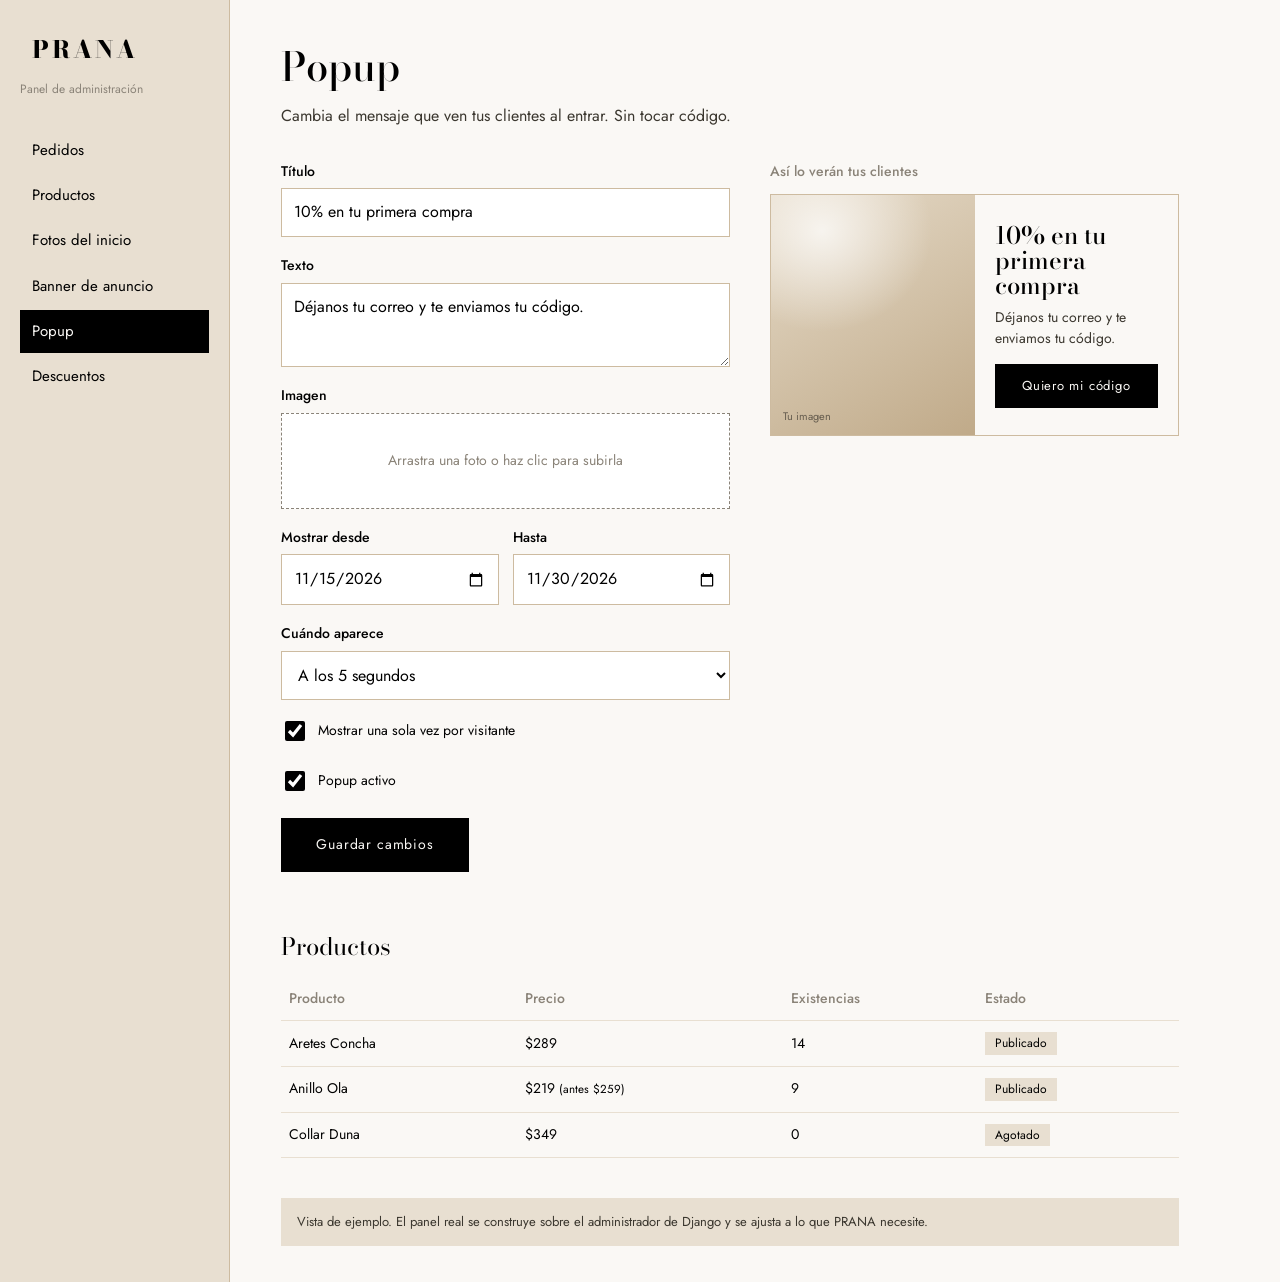
<file: admin.html>
<!doctype html>
<html lang="es-MX">
<head>
  <meta charset="utf-8">
  <meta name="viewport" content="width=device-width, initial-scale=1">
  <title>Panel PRANA · vista de ejemplo</title>
  <link rel="preconnect" href="https://fonts.googleapis.com">
  <link rel="preconnect" href="https://fonts.gstatic.com" crossorigin>
  <link href="https://fonts.googleapis.com/css2?family=Bodoni+Moda:opsz,wght@6..96,500;6..96,800&family=Jost:wght@400;500&display=swap" rel="stylesheet">
  <link rel="stylesheet" href="styles.css">
  <style>
    .panel { display: grid; grid-template-columns: 230px 1fr; min-height: 100vh; }
    .side { background: var(--sand); padding: 28px 20px; border-right: 1px solid var(--dune); }
    .side .wordmark { display: block; font-size: 24px; margin-bottom: 4px; }
    .side small { color: var(--stone); font-size: 12px; }
    .side ul { list-style: none; margin: 28px 0 0; padding: 0; display: grid; gap: 2px; }
    .side a { display: block; padding: 10px 12px; font-size: 15px; }
    .side a[aria-current="page"] { background: var(--black); color: var(--paper); }
    .side a:not([aria-current]):hover { background: rgba(0,0,0,0.06); }

    .main { padding: 36px clamp(20px, 4vw, 56px); max-width: 1000px; }
    .main h1 { margin: 0 0 6px; font-family: var(--serif); font-weight: 500; font-size: 40px; }
    .main > p { margin: 0 0 32px; color: #3b372f; }

    .cols { display: grid; grid-template-columns: 1.1fr 1fr; gap: 40px; align-items: start; }
    .field { display: grid; gap: 6px; margin-bottom: 18px; }
    .field label { font-size: 14px; font-weight: 500; }
    .field input[type="text"], .field input[type="date"], .field select, .field textarea {
      padding: 11px 12px; border: 1px solid var(--dune); background: #fff; font: inherit;
    }
    .field textarea { min-height: 84px; resize: vertical; }
    .row { display: grid; grid-template-columns: 1fr 1fr; gap: 14px; }
    .drop { display: grid; place-items: center; min-height: 96px; border: 1px dashed var(--stone); color: var(--stone); font-size: 14px; background: #fff; }
    .switch { display: flex; align-items: center; gap: 10px; margin-bottom: 24px; font-size: 14px; }
    .switch input { width: 20px; height: 20px; accent-color: var(--black); }

    .preview { position: sticky; top: 24px; }
    .preview h2 { margin: 0 0 12px; font-size: 14px; font-weight: 500; color: var(--stone); }
    .preview .box { border: 1px solid var(--dune); background: var(--paper); }
    .preview .popup-body { grid-template-columns: 1fr 1fr; }
    .preview .popup-body .ph { min-height: 240px; }
    .preview .popup-text { padding: 24px 20px; }
    .preview .popup-text h2 { margin: 0 0 8px; font-family: var(--serif); font-weight: 500; font-size: 24px; color: var(--black); }
    .preview .popup-text p { margin: 0 0 14px; font-size: 14px; }
    .preview .popup-text .btn { padding: 11px; font-size: 13px; }

    table { width: 100%; border-collapse: collapse; margin-top: 56px; font-size: 14px; }
    caption { text-align: left; font-family: var(--serif); font-size: 24px; padding-bottom: 12px; }
    th, td { text-align: left; padding: 11px 8px; border-bottom: 1px solid var(--sand); }
    th { font-weight: 500; color: var(--stone); }
    .tag { display: inline-block; padding: 2px 10px; background: var(--sand); font-size: 12px; }

    .main > p.note { margin: 40px 0 0; padding: 14px 16px; background: var(--sand); font-size: 13px; color: #3b372f; }

    @media (max-width: 900px) {
      .panel { grid-template-columns: 1fr; }
      .side { border-right: 0; border-bottom: 1px solid var(--dune); }
      .side ul { grid-auto-flow: column; overflow-x: auto; margin-top: 16px; }
      .side a { white-space: nowrap; }
      .cols { grid-template-columns: 1fr; }
      .preview { position: static; }
    }
  </style>
</head>
<body>
  <div class="panel">
    <aside class="side">
      <a class="wordmark" href="index.html">PRANA</a>
      <small>Panel de administración</small>
      <ul>
        <li><a href="#">Pedidos</a></li>
        <li><a href="#">Productos</a></li>
        <li><a href="#">Fotos del inicio</a></li>
        <li><a href="#">Banner de anuncio</a></li>
        <li><a href="#" aria-current="page">Popup</a></li>
        <li><a href="#">Descuentos</a></li>
      </ul>
    </aside>

    <main class="main">
      <h1>Popup</h1>
      <p>Cambia el mensaje que ven tus clientes al entrar. Sin tocar código.</p>

      <div class="cols">
        <form onsubmit="return false">
          <div class="field">
            <label for="titulo">Título</label>
            <input id="titulo" type="text" value="10% en tu primera compra">
          </div>
          <div class="field">
            <label for="texto">Texto</label>
            <textarea id="texto">Déjanos tu correo y te enviamos tu código.</textarea>
          </div>
          <div class="field">
            <label>Imagen</label>
            <div class="drop">Arrastra una foto o haz clic para subirla</div>
          </div>
          <div class="row">
            <div class="field">
              <label for="desde">Mostrar desde</label>
              <input id="desde" type="date" value="2026-11-15">
            </div>
            <div class="field">
              <label for="hasta">Hasta</label>
              <input id="hasta" type="date" value="2026-11-30">
            </div>
          </div>
          <div class="field">
            <label for="cuando">Cuándo aparece</label>
            <select id="cuando">
              <option>Al entrar al sitio</option>
              <option selected>A los 5 segundos</option>
              <option>Al intentar salir</option>
            </select>
          </div>
          <label class="switch"><input type="checkbox" checked> Mostrar una sola vez por visitante</label>
          <label class="switch"><input type="checkbox" checked> Popup activo</label>
          <button class="btn" type="submit">Guardar cambios</button>
        </form>

        <div class="preview">
          <h2>Así lo verán tus clientes</h2>
          <div class="box">
            <div class="popup-body">
              <div class="ph" style="--a:#e6dbc9; --b:#c0aa89;"><span>Tu imagen</span></div>
              <div class="popup-text">
                <h2>10% en tu primera compra</h2>
                <p>Déjanos tu correo y te enviamos tu código.</p>
                <div class="btn" style="width:100%;text-align:center">Quiero mi código</div>
              </div>
            </div>
          </div>
        </div>
      </div>

      <table>
        <caption>Productos</caption>
        <thead>
          <tr><th>Producto</th><th>Precio</th><th>Existencias</th><th>Estado</th></tr>
        </thead>
        <tbody>
          <tr><td>Aretes Concha</td><td>$289</td><td>14</td><td><span class="tag">Publicado</span></td></tr>
          <tr><td>Anillo Ola</td><td>$219 <small>(antes $259)</small></td><td>9</td><td><span class="tag">Publicado</span></td></tr>
          <tr><td>Collar Duna</td><td>$349</td><td>0</td><td><span class="tag">Agotado</span></td></tr>
        </tbody>
      </table>

      <p class="note">Vista de ejemplo. El panel real se construye sobre el administrador de Django y se ajusta a lo que PRANA necesite.</p>
    </main>
  </div>
</body>
</html>
</file>
<file: styles.css>
/* PRANA · mockup · estilos
   Idea de la marca: lujo en escenas cotidianas. Las fotos mandan, la interfaz se queda quieta. */

:root {
  --black: #000000;
  --paper: #faf8f5;
  --sand: #e8dfd1;
  --dune: #cdbba0;
  --stone: #8a8378;
  --gold: #b08d4c;
  --rule: var(--gold);                                            /* líneas principales */
  --rule-soft: color-mix(in srgb, var(--gold) 38%, transparent);  /* líneas suaves */

  --serif: "Bodoni Moda", "Didot", "Bodoni 72", Georgia, serif;
  --sans: "Jost", "Helvetica Neue", Arial, sans-serif;

  --gutter: clamp(16px, 4vw, 56px);
  --max: 1400px;
}

*, *::before, *::after { box-sizing: border-box; }
[hidden] { display: none !important; }

html { scroll-behavior: smooth; }

body {
  margin: 0;
  background: var(--paper);
  color: var(--black);
  font-family: var(--sans);
  font-size: 16px;
  line-height: 1.55;
  -webkit-font-smoothing: antialiased;
}

img { display: block; max-width: 100%; }

/* Íconos de línea fina: toman el color del texto */
.i {
  width: 1.1em;
  height: 1.1em;
  flex: none;
  fill: none;
  stroke: currentColor;
  stroke-width: 1.4;
  stroke-linecap: round;
  stroke-linejoin: round;
  vertical-align: -0.2em;
}
a { color: inherit; text-decoration: none; }
button { font: inherit; color: inherit; cursor: pointer; }

:focus-visible { outline: 2px solid var(--gold); outline-offset: 3px; }

.wrap {
  width: 100%;
  max-width: var(--max);
  margin-inline: auto;
  padding-inline: var(--gutter);
}

/* ---------- Banner de anuncio (editable desde el panel) ---------- */
.announce {
  background: var(--black);
  color: var(--paper);
  text-align: center;
  font-size: 13px;
  letter-spacing: 0.04em;
  padding: 9px var(--gutter);
}
.announce .i { color: var(--gold); margin-right: 4px; }

/* ---------- Encabezado: logo a la izquierda, todo lo demás a la derecha ---------- */
.site-header {
  position: sticky;
  top: 0;
  z-index: 20;
  background: color-mix(in srgb, var(--paper) 94%, transparent);
  backdrop-filter: blur(8px);
  border-bottom: 1px solid var(--rule-soft);
}
.site-header .wrap {
  display: flex;
  align-items: center;
  justify-content: space-between;
  gap: 24px;
  height: 68px;
}

.wordmark {
  font-family: var(--serif);
  font-weight: 800;
  font-size: 30px;
  letter-spacing: 0.12em;
  line-height: 1;
}

.head-right { display: flex; align-items: center; gap: 28px; }
.nav { display: flex; gap: 28px; font-size: 14px; }
.nav a { padding-block: 6px; border-bottom: 1px solid transparent; }
.nav a:hover { border-bottom-color: var(--black); }

.tools { display: flex; align-items: center; gap: 4px; }
.icon-btn {
  position: relative;
  width: 44px;
  height: 44px;
  display: grid;
  place-items: center;
  background: none;
  border: 0;
  border-radius: 50%;
  transition: background 0.2s;
}
.icon-btn .i { width: 23px; height: 23px; stroke-width: 1.3; }
.icon-btn:hover { background: var(--sand); }
.count {
  position: absolute;
  top: 2px;
  right: 0;
  min-width: 20px;
  height: 20px;
  padding: 0 5px;
  display: grid;
  place-items: center;
  background: var(--black);
  color: var(--paper);
  border-radius: 10px;
  font-family: var(--sans);
  font-size: 11px;
  font-weight: 500;
}

.search { border-top: 1px solid var(--rule-soft); padding-block: 12px; }
.search input {
  width: 100%;
  padding: 13px 16px;
  border: 1px solid var(--dune);
  background: #fff;
  font: inherit;
}

/* ---------- Botones ---------- */
.btn {
  display: inline-block;
  padding: 15px 34px;
  background: var(--black);
  color: var(--paper);
  border: 1px solid var(--black);
  font-size: 14px;
  letter-spacing: 0.06em;
  text-align: center;
  transition: background 0.2s, color 0.2s;
}
.btn:hover { background: transparent; color: var(--black); }

/* ---------- Marcadores de foto: se reemplazan con tus imágenes ---------- */
.ph {
  position: relative;
  overflow: hidden;
  background:
    radial-gradient(90% 70% at 25% 15%, rgba(255, 255, 255, 0.75), transparent 60%),
    linear-gradient(150deg, var(--a, var(--sand)), var(--b, var(--dune)));
}
.ph > span:not(.badge) {
  position: absolute;
  left: 12px;
  bottom: 10px;
  font-size: 11px;
  color: rgba(0, 0, 0, 0.5);
}
.pic {
  position: absolute;
  inset: 0;
  width: 100%;
  height: 100%;
  object-fit: cover;
  transition: transform 0.5s ease;
}
a.ph { display: block; }

/* ---------- Hero: una escena donde tocas la joya ---------- */
.hero { padding-block: clamp(28px, 4vw, 56px) clamp(40px, 5vw, 72px); }
.hero .wrap {
  display: grid;
  grid-template-columns: minmax(0, 5fr) minmax(0, 6fr);
  gap: clamp(32px, 6vw, 96px);
  align-items: end;
}

.hero-copy h1 {
  margin: 0 0 28px;
  font-family: var(--serif);
  font-weight: 500;
  font-size: clamp(52px, 7.2vw, 112px);
  line-height: 0.95;
  letter-spacing: -0.015em;
}
.hero-copy p { margin: 0 0 32px; max-width: 32ch; font-size: 18px; color: #3b372f; }
.hero-copy .hero-hint { margin: 28px 0 0; font-size: 14px; color: var(--stone); }

/* Las esquinas en "L" de tu moodboard abrazan la foto.
   El ancho se limita para que la foto entre completa en la pantalla. */
.stage {
  position: relative;
  margin: 16px 16px 16px auto;
  max-width: max(360px, calc((100vh - 220px) * 0.8));
}
.stage::before,
.stage::after {
  content: "";
  position: absolute;
  z-index: 3;
  width: clamp(60px, 9vw, 120px);
  height: clamp(60px, 9vw, 120px);
  border: 0 solid var(--black);
  pointer-events: none;
}
.stage::before { top: -16px; left: -16px; border-top-width: 4px; border-left-width: 4px; }
.stage::after { bottom: -16px; right: -16px; border-bottom-width: 4px; border-right-width: 4px; }

.scene { display: none; position: relative; aspect-ratio: 4 / 5; }
.scene.is-active { display: block; }

.spot {
  position: absolute;
  left: var(--x);
  top: var(--y);
  z-index: 2;
  width: 36px;
  height: 36px;
  transform: translate(-50%, -50%);
  display: grid;
  place-items: center;
  background: rgba(250, 248, 245, 0.94);
  border: 0;
  border-radius: 50%;
  font-family: var(--sans);
  font-size: 22px;
  font-weight: 400;
  line-height: 1;
}
.spot::before { content: "+"; }
.spot::after {
  content: "";
  position: absolute;
  inset: 0;
  border: 1px solid var(--paper);
  border-radius: 50%;
  animation: ping 2.6s ease-out infinite;
}
@keyframes ping { from { transform: scale(1); opacity: 0.9; } to { transform: scale(2.1); opacity: 0; } }
.spot[aria-expanded="true"] { background: var(--black); color: var(--paper); }
.spot[aria-expanded="true"]::after { animation: none; }

.spot-card {
  position: absolute;
  z-index: 4;
  width: 220px;
  padding: 14px 16px 16px;
  background: var(--paper);
  box-shadow: 0 10px 30px rgba(0, 0, 0, 0.18);
}
.spot-card h3 { margin: 0; font-family: var(--serif); font-weight: 500; font-size: 20px; }
.spot-card .price { display: block; margin: 2px 0 12px; }
.spot-card .add { margin-top: 0; }

.scene-tabs { display: flex; gap: 8px; flex-wrap: wrap; margin-top: 28px; }
.tab {
  padding: 9px 18px;
  background: transparent;
  border: 1px solid var(--dune);
  border-radius: 999px;
  font-size: 14px;
  transition: background 0.2s, color 0.2s, border-color 0.2s;
}
.tab .i { width: 16px; height: 16px; margin-right: 6px; vertical-align: -3px; }
.tab:hover { border-color: var(--black); }
.tab[aria-selected="true"] { background: var(--black); color: var(--paper); border-color: var(--black); }

/* ---------- Ventajas con emojis ---------- */
.perks { border-block: 1px solid var(--rule-soft); }
.perks .wrap {
  display: flex;
  flex-wrap: wrap;
  gap: 10px 40px;
  padding-block: 18px;
}
.perks p { margin: 0; font-size: 14px; display: flex; align-items: center; gap: 8px; }
.perks .i { width: 19px; height: 19px; }

/* ---------- Secciones ---------- */
.section { padding-block: clamp(56px, 8vw, 120px); }
.section-head {
  display: flex;
  align-items: baseline;
  justify-content: space-between;
  gap: 24px;
  margin-bottom: 36px;
}
.section-head h2 {
  margin: 0;
  font-family: var(--serif);
  font-weight: 500;
  font-size: clamp(32px, 4vw, 52px);
  line-height: 1.05;
}
.section-head a { font-size: 14px; border-bottom: 1px solid var(--gold); padding-bottom: 2px; white-space: nowrap; }

/* ---------- Colecciones: lista tipográfica con foto al pasar el cursor ---------- */
.index { margin: 0; padding: 0; list-style: none; border-top: 1px solid var(--rule); }
.index a {
  display: flex;
  align-items: center;
  gap: 24px;
  padding-block: clamp(12px, 1.4vw, 20px);
  border-bottom: 1px solid var(--rule-soft);
}
.index .word {
  flex: 1;
  font-family: var(--serif);
  font-weight: 500;
  font-size: clamp(24px, 2.4vw, 34px);
  line-height: 1.1;
  letter-spacing: -0.005em;
  transition: transform 0.3s ease;
}
.index .thumb {
  width: 0;
  height: clamp(52px, 5vw, 76px);
  opacity: 0;
  transition: width 0.35s ease, opacity 0.35s ease;
}
.index .n { min-width: 6ch; text-align: right; font-size: 14px; color: var(--stone); }
.index a:hover .word { transform: translateX(10px); }
.index a:hover .thumb, .index a:focus-visible .thumb { width: clamp(72px, 8vw, 116px); opacity: 1; }

/* ---------- Productos ---------- */
.chips { display: flex; gap: 8px; flex-wrap: wrap; margin: -8px 0 40px; }
.chip {
  padding: 9px 18px;
  background: transparent;
  border: 1px solid var(--dune);
  border-radius: 999px;
  font-size: 14px;
  transition: background 0.2s, color 0.2s, border-color 0.2s;
}
.chip:hover { border-color: var(--black); }
.chip.is-active { background: var(--black); color: var(--paper); border-color: var(--black); }

.products {
  display: grid;
  grid-template-columns: repeat(4, 1fr);
  gap: 48px 18px;
  align-items: start;
}
/* Escalonado: las piezas impares visibles bajan, para romper la cuadrícula */
.product.drop { margin-top: 64px; }
.product .ph { aspect-ratio: 4 / 5; }
.product:hover .pic, .ig a:hover .pic { transform: scale(1.04); }
.product .meta { display: flex; justify-content: space-between; gap: 12px; margin-top: 14px; }
.product h3 { margin: 0; font-weight: 400; font-size: 16px; }
.price { white-space: nowrap; font-size: 15px; }
.price s { color: var(--stone); margin-right: 6px; }
.price b { font-weight: 500; }

.badge {
  position: absolute;
  top: 12px;
  left: 12px;
  z-index: 1;
  background: var(--paper);
  padding: 3px 10px;
  font-size: 12px;
  font-weight: 500;
}
.badge-sale { background: var(--black); color: var(--paper); }

.fav {
  position: absolute;
  top: 8px;
  right: 8px;
  z-index: 1;
  width: 36px;
  height: 36px;
  display: grid;
  place-items: center;
  background: rgba(250, 248, 245, 0.9);
  border: 0;
  border-radius: 50%;
  font-size: 18px;
  line-height: 1;
  transition: transform 0.15s;
}
.fav:hover { transform: scale(1.1); }
.fav[aria-pressed="true"] { color: #b3261e; }

.add {
  width: 100%;
  margin-top: 12px;
  padding: 11px;
  background: transparent;
  border: 1px solid var(--black);
  font-size: 14px;
  transition: background 0.2s, color 0.2s;
}
.add .i { width: 17px; height: 17px; margin-right: 6px; vertical-align: -4px; }
.add:hover { background: var(--black); color: var(--paper); }
.empty { padding: 40px 0; color: var(--stone); }

/* ---------- Materiales ---------- */
.facts { background: var(--sand); }
.facts .wrap { display: grid; grid-template-columns: repeat(3, 1fr); }
.fact { padding: 44px 32px; border-left: 1px solid var(--rule); }
.fact:first-child { border-left: 0; padding-left: 0; }
.fact h3 { margin: 0 0 8px; font-family: var(--serif); font-weight: 500; font-size: 28px; }
.fact p { margin: 0; max-width: 30ch; color: #3b372f; }

/* ---------- Instagram ---------- */
.ig { display: grid; grid-template-columns: repeat(6, 1fr); gap: 10px; }
.ig .ph { aspect-ratio: 1; }

/* ---------- Pie de página ---------- */
.site-footer { padding-top: 56px; border-top: 1px solid var(--rule); }
.foot-grid { display: grid; grid-template-columns: 1.6fr 1fr 1fr 1.2fr; gap: 40px; }
.foot-brand .wordmark { display: inline-block; font-size: 22px; margin-bottom: 14px; }
.foot-brand p { margin: 0 0 8px; max-width: 34ch; font-size: 14px; color: #3b372f; }
.foot-brand .foot-place { color: var(--stone); }
.foot-ig { display: inline-block; margin-top: 8px; font-size: 14px; border-bottom: 1px solid var(--gold); padding-bottom: 2px; }
.foot-ig .i { margin-right: 4px; }
.site-footer h4 { margin: 0 0 14px; font-weight: 500; font-size: 14px; }
.site-footer ul { margin: 0; padding: 0; list-style: none; display: grid; gap: 9px; font-size: 14px; color: #3b372f; }
.site-footer ul a:hover { border-bottom: 1px solid var(--gold); }
.site-footer .pay li { display: flex; align-items: center; gap: 10px; }
.site-footer .pay .i { width: 18px; height: 18px; }
.foot-bottom {
  display: flex;
  flex-wrap: wrap;
  justify-content: space-between;
  gap: 8px 24px;
  margin-top: 48px;
  padding-block: 20px 28px;
  border-top: 1px solid var(--rule-soft);
  font-size: 13px;
  color: var(--stone);
}
.foot-links { display: flex; gap: 24px; }
.foot-links a:hover { color: var(--black); }

/* ---------- Carrito lateral ---------- */
.scrim { position: fixed; inset: 0; z-index: 40; background: rgba(0, 0, 0, 0.45); }
.cart {
  position: fixed;
  top: 0;
  right: 0;
  bottom: 0;
  z-index: 50;
  width: min(420px, 100vw);
  display: flex;
  flex-direction: column;
  background: var(--paper);
  transform: translateX(100%);
  visibility: hidden;
  transition: transform 0.3s ease, visibility 0s linear 0.3s;
}
.cart.open { transform: none; visibility: visible; transition: transform 0.3s ease; }
.cart-head { display: flex; align-items: center; justify-content: space-between; padding: 20px 24px; border-bottom: 1px solid var(--rule-soft); }
.cart-head .i { width: 24px; height: 24px; vertical-align: -3px; margin-right: 6px; }
.cart-head h2 { margin: 0; font-family: var(--serif); font-weight: 500; font-size: 26px; }
.cart-close { width: 40px; height: 40px; background: none; border: 0; font-size: 26px; line-height: 1; }
.cart-list { flex: 1; margin: 0; padding: 8px 24px; list-style: none; overflow-y: auto; }
.cart-list li { display: flex; justify-content: space-between; align-items: center; gap: 16px; padding: 16px 0; border-bottom: 1px solid var(--rule-soft); }
.cart-list strong { display: block; font-weight: 500; }
.cart-list li > div:first-child span { color: var(--stone); font-size: 14px; }
.qty { display: flex; align-items: center; gap: 4px; }
.qty button { width: 32px; height: 32px; background: transparent; border: 1px solid var(--dune); border-radius: 50%; font-size: 18px; line-height: 1; }
.qty button:hover { border-color: var(--black); }
.qty span { min-width: 24px; text-align: center; }
.cart-empty { padding: 32px 24px; color: var(--stone); }
.cart-foot { padding: 20px 24px 28px; border-top: 1px solid var(--rule-soft); display: grid; gap: 14px; }
.cart-total { display: flex; justify-content: space-between; align-items: baseline; font-size: 15px; }
.cart-total strong { font-family: var(--serif); font-weight: 500; font-size: 28px; }
.cart-foot .btn { width: 100%; padding: 16px; }
.cart-foot .btn .i { margin-right: 8px; vertical-align: -4px; }
.cart-foot p { margin: 0; text-align: center; font-size: 13px; color: var(--stone); }

/* ---------- Aviso breve ---------- */
.toast {
  position: fixed;
  left: 50%;
  bottom: 24px;
  z-index: 60;
  max-width: calc(100vw - 32px);
  padding: 12px 20px;
  background: var(--black);
  color: var(--paper);
  font-size: 14px;
  transform: translate(-50%, 20px);
  opacity: 0;
  pointer-events: none;
  transition: opacity 0.25s, transform 0.25s;
}
.toast.show { opacity: 1; transform: translate(-50%, 0); }

/* ---------- Popup (editable desde el panel) ---------- */
dialog.popup { width: min(760px, calc(100vw - 32px)); padding: 0; border: 0; background: var(--paper); overflow: hidden; }
dialog.popup::backdrop { background: rgba(0, 0, 0, 0.55); }
dialog.popup[open] { animation: popup-in 0.28s ease-out; }
@keyframes popup-in { from { opacity: 0; transform: translateY(12px); } to { opacity: 1; transform: none; } }
.popup-body { display: grid; grid-template-columns: 1fr 1fr; }
.popup-body .ph { min-height: 340px; }
.popup-text { padding: 44px 36px; align-self: center; }
.popup-text h2 { margin: 0 0 12px; font-family: var(--serif); font-weight: 500; font-size: 34px; line-height: 1.05; }
.popup-text p { margin: 0 0 22px; color: #3b372f; }
.popup-text input { width: 100%; padding: 13px 14px; margin-bottom: 10px; border: 1px solid var(--dune); background: #fff; font: inherit; }
.popup-text .btn { width: 100%; }
.popup-close { position: absolute; top: 8px; right: 8px; z-index: 2; width: 40px; height: 40px; background: var(--paper); border: 0; font-size: 22px; line-height: 1; }

/* Etiqueta del mockup (no es parte del sitio final) */
.mock-tag {
  position: fixed;
  left: 12px;
  bottom: 12px;
  z-index: 30;
  display: flex;
  align-items: center;
  gap: 10px;
  padding: 8px 8px 8px 14px;
  background: var(--black);
  color: var(--paper);
  font-size: 12px;
}
.mock-tag button { padding: 6px 12px; background: var(--paper); color: var(--black); border: 0; font-size: 12px; }

/* ---------- Responsive ---------- */
@media (max-width: 900px) {
  .nav { display: none; }

  .hero .wrap { grid-template-columns: 1fr; gap: 28px; align-items: start; }
  .hero .stage { order: -1; max-width: none; margin-left: 16px; }

  .index .thumb { width: 56px; opacity: 1; height: 56px; }
  .index a:hover .thumb { width: 56px; }
  .index .n { display: none; }

  .products { grid-template-columns: repeat(2, 1fr); gap: 36px 12px; }
  .product.drop { margin-top: 36px; }

  .perks .wrap { gap: 10px 24px; }

  .facts .wrap { grid-template-columns: 1fr; }
  .fact, .fact:first-child { padding: 28px 0; border-left: 0; border-top: 1px solid var(--rule-soft); }
  .fact:first-child { border-top: 0; }

  .ig { grid-template-columns: repeat(3, 1fr); }
  .chips { flex-wrap: nowrap; overflow-x: auto; margin-inline: calc(var(--gutter) * -1); padding-inline: var(--gutter); scrollbar-width: none; }
  .chip { flex: none; }

  .foot-grid { grid-template-columns: 1fr 1fr; gap: 32px 24px; }
  .foot-brand { grid-column: 1 / -1; }

  .popup-body { grid-template-columns: 1fr; }
  .popup-body .ph { min-height: 160px; }
  .popup-text { padding: 28px 24px; }

  .mock-tag { bottom: 76px; }
}

@media (prefers-reduced-motion: reduce) {
  html { scroll-behavior: auto; }
  .spot::after { animation: none; }
  .pic, .cart, .toast, .fav, .icon-btn, .chip, .tab, .btn, .add, .index .word, .index .thumb { transition: none; }
  dialog.popup[open] { animation: none; }
  .product:hover .pic, .ig a:hover .pic { transform: none; }
}
</file>
